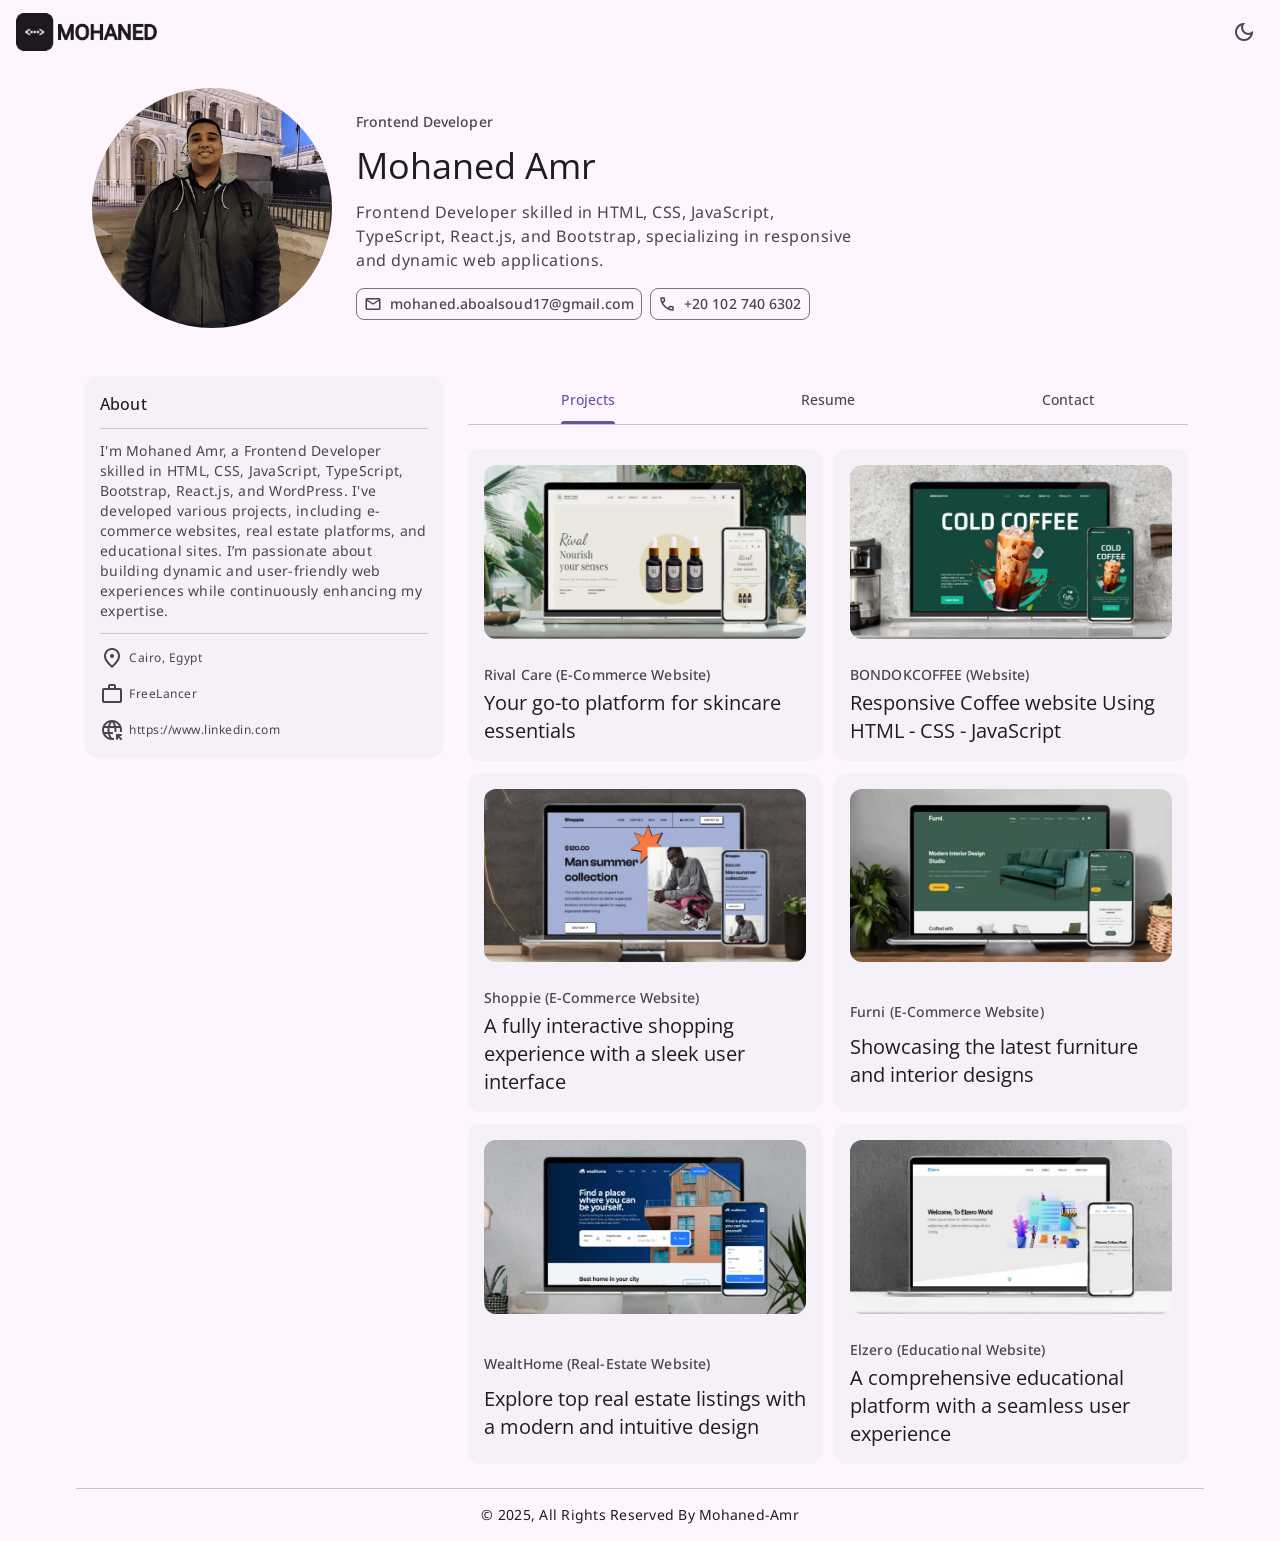
<file: index.html>
<!DOCTYPE html>
<html lang="en" data-theme="light">
  <head>
    <meta charset="UTF-8" />
    <meta name="viewport" content="width=device-width, initial-scale=1.0" />
    <!-- Meta Tags -->
    <title>Mohaned-Amr -> Personal Portfolio</title>
    <meta name="title" content="Mohaned-Amr -> Personal Portfolio" />
    <meta
      name="description"
      content="This is a personal portfolio made by Mohaned-Amr"
    />
    <!-- Favicon -->
    <link rel="shortcut icon" href="./favicon.svg" type="image/svg+xml" />
    <!-- Google Font Link -->
    <link rel="preconnect" href="https://fonts.googleapis.com" />
    <link rel="preconnect" href="https://fonts.gstatic.com" crossorigin />
    <link
      href="https://fonts.googleapis.com/css2?family=Noto+Sans:wght@400;500&family=Open+Sans:wght@400;500&display=swap"
      rel="stylesheet"
    />
    <!-- Material Icon Link -->
    <link
      rel="stylesheet"
      href="https://fonts.googleapis.com/css2?family=Material+Symbols+Outlined:opsz,wght,FILL,GRAD@24,400,0,0"
    />
    <!-- Custom CSS Links -->
    <link rel="stylesheet" href="./New folder/css/style.css" />
    <link rel="stylesheet" href="./New folder/css/all.min.css" />
    <link rel="stylesheet" href="./New folder/css/normalize.css" />
  </head>
  <body>
    <!-- Top Bar -->
    <header class="topbar">
      <a href="#" class="logo">
        <img
          src="./New folder/images/Logo_dark.png"
          alt="Mohaned-Amr"
          width="145"
          height="32"
          class="dark"
        />
        <img
          src="./New folder/images/Logo_light.png"
          alt="Mohaned-Amr"
          width="145"
          height="32"
          class="light"
        />
      </a>
      <button class="icon-btn theme-btn" data-theme-btn>
        <span class="material-symbols-outlined dark" aria-hidden="true">
          dark_mode
        </span>
        <span class="material-symbols-outlined light" aria-hidden="true">
          light_mode
        </span>
        <div class="state-layer"></div>
      </button>
    </header>
    <main>
      <article>
        <!-- Hero -->
        <section class="section hero">
          <div class="container">
            <figure
              class="hero-banner img-holder"
              style="--width: 240; --height: 240"
            >
              <img
                src="./New folder/images/profile.png"
                width="240"
                height="240"
                alt="Mohaned-Amr"
                class="img-cover"
              />
            </figure>
            <div class="hero-content">
              <span class="label-large section-subtitle"
                >Frontend Developer</span
              >
              <h1 class="display-small">Mohaned Amr</h1>
              <p class="body-large section-text">
                Frontend Developer skilled in HTML, CSS, JavaScript, TypeScript,
                React.js, and Bootstrap, specializing in responsive and dynamic
                web applications.
              </p>
              <div class="btn-wrapper">
                <a
                  href="mailto:mohaned.aboalsoud17@gmail.com"
                  class="chip"
                  target="_blank"
                >
                  <span class="material-symbols-outlined" aria-hidden="true">
                    Mail</span
                  >
                  <span class="label-large">mohaned.aboalsoud17@gmail.com</span>
                  <div class="state-layer"></div>
                </a>
                <a href="tel:+201027406302" class="chip" target="_blank">
                  <span class="material-symbols-outlined" aria-hidden="true">
                    Call
                  </span>
                  <span class="label-large">+20 102 740 6302</span>
                  <div class="state-layer"></div>
                </a>
              </div>
            </div>
          </div>
        </section>
        <!-- Main Content -->
        <div class="article">
          <div class="about-card">
            <h2 class="card-title title-medium">About</h2>
            <p class="body-medium card-text">
              I'm Mohaned Amr, a Frontend Developer skilled in HTML, CSS,
              JavaScript, TypeScript, Bootstrap, React.js, and WordPress. I've
              developed various projects, including e-commerce websites, real
              estate platforms, and educational sites. I’m passionate about
              building dynamic and user-friendly web experiences while
              continuously enhancing my expertise.
            </p>
            <ul class="about-list">
              <li class="list-item">
                <span class="material-symbols-outlined" aria-hidden="true">
                  location_on
                </span>
                <span class="label-medium">Cairo, Egypt</span>
              </li>
              <li class="list-item">
                <span class="material-symbols-outlined" aria-hidden="true">
                  Work
                </span>
                <span class="label-medium">FreeLancer</span>
              </li>
              <li class="list-item">
                <span class="material-symbols-outlined" aria-hidden="true">
                  captive_portal
                </span>
                <a
                  href="https://www.linkedin.com/in/mohaned-amr?lipi=urn%3Ali%3Apage%3Ad_flagship3_profile_view_base_contact_details%3BCSJudv%2BbSkCPL9RuN%2Fnesw%3D%3D"
                  target="_blank"
                  class="label-medium linkedin"
                  >https://www.linkedin.com</a
                >
              </li>
            </ul>
          </div>
          <div>
            <!-- Primary Tabs -->
            <div class="primary-tabs">
              <button class="tab-btn active" data-tab-btn="projects">
                <span class="tab-text title-small">Projects</span>
                <div class="state-layer"></div>
              </button>
              <button class="tab-btn" data-tab-btn="resume">
                <span class="tab-text title-small">Resume</span>
                <div class="state-layer"></div>
              </button>
              <button class="tab-btn" data-tab-btn="contact">
                <span class="tab-text title-small">Contact</span>
                <div class="state-layer"></div>
              </button>
            </div>
            <!-- Project -->
            <section
              class="section tab-content active"
              data-tab-content="projects"
            >
              <div class="container">
                <div class="project-list">
                  <div class="card">
                    <figure
                      class="card-banner img-holder"
                      style="--width: 334; --height: 180"
                    >
                      <img
                        src="./New folder/images/project-1.png"
                        alt="Rival"
                        width="334"
                        height="180"
                        class="img-cover"
                      />
                    </figure>
                    <div class="card-content">
                      <span class="label-large card-subtitle"
                        >Rival Care (E-Commerce Website)</span
                      >
                      <h3 class="title-large card-title">
                        Your go-to platform for skincare essentials
                      </h3>
                    </div>
                    <a
                      href="https://mohaned-amr.github.io/Rival-Care/"
                      target="_blank"
                      class="state-layer"
                    ></a>
                  </div>

                  <div class="card">
                    <figure
                      class="card-banner img-holder"
                      style="--width: 334; --height: 180"
                    >
                      <img
                        src="./New folder/images/project-6.png"
                        alt="Leon"
                        width="334"
                        height="180"
                        class="img-cover"
                      />
                    </figure>
                    <div class="card-content">
                      <span class="label-large card-subtitle"
                        >BONDOKCOFFEE (Website)</span
                      >
                      <h3 class="title-large card-title">
                        Responsive Coffee website Using HTML - CSS - JavaScript
                      </h3>
                    </div>
                    <a
                      href="https://mohaned-amr.github.io/BONDOKCOFFEE-Website/#"
                      target="_blank"
                      class="state-layer"
                    ></a>
                  </div>

                  <div class="card">
                    <figure
                      class="card-banner img-holder"
                      style="--width: 334; --height: 180"
                    >
                      <img
                        src="./New folder/images/project-3.png"
                        alt="Shoppie"
                        width="334"
                        height="180"
                        class="img-cover"
                      />
                    </figure>
                    <div class="card-content">
                      <span class="label-large card-subtitle"
                        >Shoppie (E-Commerce Website)</span
                      >
                      <h3 class="title-large card-title">
                        A fully interactive shopping experience with a sleek
                        user interface
                      </h3>
                    </div>
                    <a
                      href="https://mohaned-amr.github.io/E-Commerce-Website/"
                      target="_blank"
                      class="state-layer"
                    ></a>
                  </div>

                  <div class="card">
                    <figure
                      class="card-banner img-holder"
                      style="--width: 334; --height: 180"
                    >
                      <img
                        src="./New folder/images/project-4.png"
                        alt="Furni"
                        width="334"
                        height="180"
                        class="img-cover"
                      />
                    </figure>
                    <div class="card-content">
                      <span class="label-large card-subtitle"
                        >Furni (E-Commerce Website)</span
                      >
                      <h3 class="title-large card-title">
                        Showcasing the latest furniture and interior designs
                      </h3>
                    </div>
                    <a
                      href="https://mohaned-amr.github.io/Furniture-Exhibition-Website/"
                      target="_blank"
                      class="state-layer"
                    ></a>
                  </div>

                  <div class="card">
                    <figure
                      class="card-banner img-holder"
                      style="--width: 334; --height: 180"
                    >
                      <img
                        src="./New folder/images/project-5.png"
                        alt="WealtHome"
                        width="334"
                        height="180"
                        class="img-cover"
                      />
                    </figure>
                    <div class="card-content">
                      <span class="label-large card-subtitle"
                        >WealtHome (Real-Estate Website)</span
                      >
                      <h3 class="title-large card-title">
                        Explore top real estate listings with a modern and
                        intuitive design
                      </h3>
                    </div>
                    <a
                      href="https://mohaned-amr.github.io/Real-Estate-Website/"
                      target="_blank"
                      class="state-layer"
                    ></a>
                  </div>

                  <div class="card">
                    <figure
                      class="card-banner img-holder"
                      style="--width: 334; --height: 180"
                    >
                      <img
                        src="./New folder/images/project-2.png"
                        alt="Elzero"
                        width="334"
                        height="180"
                        class="img-cover"
                      />
                    </figure>
                    <div class="card-content">
                      <span class="label-large card-subtitle"
                        >Elzero (Educational Website)</span
                      >
                      <h3 class="title-large card-title">
                        A comprehensive educational platform with a seamless
                        user experience
                      </h3>
                    </div>
                    <a
                      href="https://mohaned-amr.github.io/Elzero-Website-Project/"
                      target="_blank"
                      class="state-layer"
                    ></a>
                  </div>
                </div>
              </div>
            </section>
            <!-- Resume -->
            <section
              class="section tab-content resume-tab"
              data-tab-content="resume"
            >
              <div class="container">
                <h2 class="section-title title-small">Experience</h2>
                <ul class="list">
                  <li class="resume-item">
                    <div class="resume-card">
                      <p class="body-large">Freelance Web Developer</p>
                      <span class="label-medium card-subtitle">Ongoing</span>
                      <span class="body-medium card-text"
                        >Designed and developed multiple frontend projects,
                        focusing on responsive <br />web design and modern UI/UX
                        trends to create seamless user experiences.</span
                      >
                    </div>
                  </li>
                </ul>
                <h2 class="section-title title-small">Education</h2>
                <ul class="list">
                  <li class="resume-item">
                    <div class="resume-card">
                      <p class="body-large">
                        Bachelor of Law – Helwan University<br />Graduated with
                        Very Good grade
                      </p>
                      <span class="label-medium card-subtitle">2023</span>
                    </div>
                  </li>
                </ul>
                <h2 class="section-title title-small">
                  Skills and Technologies
                </h2>
                <ul class="resume-bottom-list">
                  <li class="resume-bottom-item">
                    <img
                      src="./New folder/images/html5.svg"
                      width="28"
                      height="28"
                      loading="lazy"
                      alt="HTML5"
                      class="icon"
                    />
                    <span class="label-medium">HTML 5</span>
                  </li>
                  <li class="resume-bottom-item">
                    <img
                      src="./New folder/images/css3.svg"
                      width="28"
                      height="28"
                      loading="lazy"
                      alt="CSS"
                      class="icon"
                    />
                    <span class="label-medium">CSS 3</span>
                  </li>
                  <li class="resume-bottom-item">
                    <img
                      src="./New folder/images/javascript.svg"
                      width="28"
                      height="28"
                      loading="lazy"
                      alt="JavaScript"
                      class="icon"
                    />
                    <span class="label-medium">JavaScript</span>
                  </li>
                  <li class="resume-bottom-item">
                    <img
                      src="./New folder/images/react.js.svg"
                      width="28"
                      height="28"
                      loading="lazy"
                      alt="React.js"
                      class="icon"
                    />
                    <span class="label-medium">React.js</span>
                  </li>
                  <li class="resume-bottom-item">
                    <img
                      src="./New folder/images/github.svg"
                      width="28"
                      height="28"
                      loading="lazy"
                      alt="GitHub"
                      class="icon"
                    />
                    <span class="label-medium">GitHub</span>
                  </li>
                  <li class="resume-bottom-item">
                    <img
                      src="./New folder/images/VS_code.svg"
                      width="28"
                      height="28"
                      loading="lazy"
                      alt="VS Code"
                      class="icon"
                    />
                    <span class="label-medium">VS Code</span>
                  </li>
                  <li class="resume-bottom-item">
                    <img
                      src="./New folder/images/bootstrap.svg"
                      width="28"
                      height="28"
                      loading="lazy"
                      alt="VS Code"
                      class="icon"
                    />
                    <span class="label-medium">Bootstrap</span>
                  </li>
                  <li class="resume-bottom-item">
                    <img
                      src="./New folder/images/typescript.svg"
                      width="28"
                      height="28"
                      loading="lazy"
                      alt="VS Code"
                      class="icon"
                    />
                    <span class="label-medium">TypeScript</span>
                  </li>
                  <li class="resume-bottom-item">
                    <img
                      src="./New folder/images/wordpress.svg"
                      width="28"
                      height="28"
                      loading="lazy"
                      alt="VS Code"
                      class="icon"
                    />
                    <span class="label-medium">WordPress</span>
                  </li>
                </ul>
              </div>
            </section>
            <!-- Contact -->
            <section
              class="section tab-content contact-tab"
              data-tab-content="contact"
            >
              <div class="container">
                <div class="contact-info">
                  <h4 class="section-title title-small">Contact Info</h4>
                  <ul class="contact-info-list">
                    <li class="contact-info-item">
                      <div class="icon-box">
                        <span
                          class="material-symbols-outlined"
                          aria-hidden="true"
                        >
                          mail
                        </span>
                      </div>
                      <div class="info-content">
                        <p class="label-small info-title">Mail Us</p>
                        <a
                          href="mailto:mohaned.aboalsoud17@gmail.com"
                          class="label-small info-text"
                          >mohaned.aboalsoud17@gmail.com</a
                        >
                      </div>
                    </li>
                    <li class="contact-info-item">
                      <div class="icon-box">
                        <span
                          class="material-symbols-outlined"
                          aria-hidden="true"
                        >
                          call
                        </span>
                      </div>
                      <div class="info-content">
                        <p class="label-small info-title">Contact Us</p>
                        <a
                          href="tel:+20 102 740 6302"
                          class="label-small info-text"
                          >+20 102 740 6302</a
                        >
                        <a
                          href="tel:+20 155 783 7011"
                          class="label-small info-text"
                          >+20 155 783 7011</a
                        >
                      </div>
                    </li>
                    <li class="contact-info-item">
                      <div class="icon-box">
                        <span
                          class="material-symbols-outlined"
                          aria-hidden="true"
                        >
                          location_on
                        </span>
                      </div>
                      <div class="info-content">
                        <p class="label-small info-title">Address</p>
                        <a
                          href="https://maps.app.goo.gl/rMeYLPhVz12Xdufw5"
                          target="_blank"
                          class="label-small info-text"
                          >Helwan, Cairo</a
                        >
                      </div>
                    </li>
                  </ul>
                  <h4 class="title-small">Social Info</h4>
                  <div class="social-list">
                    <a
                      href="https://www.github.com/Mohaned-Amr"
                      target="_blank"
                      class="social-item"
                    >
                      <i
                        class="fa-brands fa-github material-symbols-outlined"
                      ></i>
                    </a>
                    <a
                      href="https://www.linkedin.com/in/mohaned-amr"
                      target="_blank"
                      class="social-item"
                    >
                      <i
                        class="fa-brands fa-linkedin-in material-symbols-outlined"
                      ></i>
                    </a>
                    <a
                      href="https://www.facebook.com/mohaned.amr.9/"
                      target="_blank"
                      class="social-item"
                    >
                      <i
                        class="fa-brands fa-facebook material-symbols-outlined"
                      ></i>
                    </a>
                  </div>
                </div>
                <div class="contact-form">
                  <h3 class="title-large">Let's Work Together</h3>
                  <form
                    id="contactForm"
                    action="https://script.google.com/macros/s/AKfycbw5DVlVwtW9Qcd-2JZ3oH-AZFDMHmdcLdViTMGz7VQdHhR_dhvVdPKN1LH5zX1Uw5Yn4A/exec"
                    target="_blank"
                    method="POST"
                    class="input-wrapper"
                  >
                    <input
                      type="text"
                      name="name"
                      id="name"
                      placeholder="Name*"
                      required
                      class="input-field"
                    />
                    <input
                      type="email"
                      name="email"
                      id="email"
                      placeholder="Email*"
                      required
                      class="input-field"
                    />
                    <input
                      type="text"
                      name="subject"
                      id="subject"
                      placeholder="Subject"
                      class="input-field"
                    />
                    <textarea
                      name="message"
                      id="message"
                      placeholder="Message*"
                      required
                      class="textarea"
                    ></textarea>
                    <button class="btn" type="submit">
                      <span class="label-large">Send Message</span>
                      <div class="state-layer"></div>
                    </button>
                  </form>
                </div>
              </div>
            </section>
          </div>
        </div>
      </article>
    </main>
    <!-- Footer -->
    <footer class="footer">
      <div class="container">
        <p class="body-medium">
          &copy; 2025, All Rights Reserved By Mohaned-Amr
        </p>
      </div>
    </footer>

    <!-- Custom Js Link -->
    <script src="./New folder/js/main.js"></script>
  </body>
</html>
</file>
<file: New folder/css/style.css>
/* Custom Property */
:root {
  /* Colors */
  --white: hsl(0, 0%, 100%);
  --black: hsl(0, 0%, 0);
  /* Light Theme */
  --background-light: hsl(293, 100%, 98%);
  --on-background-light: hsl(264, 8%, 12%);
  --surface-light: hsl(293, 100%, 98%);
  --on-surface-light: hsl(264, 8%, 12%);
  --on-surface-variant-light: hsl(264, 7%, 29%);
  --surface-container-low-light: hsl(278, 44%, 96%);
  --surface-container-light: hsl(276, 38%, 95%);
  --surface-bright-light: hsl(293, 100%, 98%);
  --primary-light: hsl(256, 34%, 48%);
  --on-primary-light: hsl(0, 0%, 100%);
  --outline-light: hsl(270, 4%, 47%);
  --outline-variant-light: hsl(270, 11%, 79%);

  /* Dark Theme */
  --background-dark: hsl(260, 14%, 8%);
  --on-background-dark: hsl(280, 17%, 90%);
  --surface-dark: hsl(260, 14%, 8%);
  --on-surface-dark: hsl(280, 17%, 90%);
  --on-surface-variant-dark: hsl(270, 11%, 79%);
  --surface-container-low-dark: hsl(264, 8%, 12%);
  --surface-container-dark: hsl(257, 10%, 14%);
  --surface-bright-dark: hsl(270, 5%, 23%);
  --primary-dark: hsl(258, 100%, 87%);
  --on-primary-dark: hsl(259, 58%, 28%);
  --outline-dark: hsl(264, 5%, 58%);
  --outline-variant-dark: hsl(264, 7%, 29%);

  /* Typography */
  /* Font family */
  --font-primary: "Open Sans", sans-serif;
  --font-secondary: "Noto Sans", sans-serif;

  /* Font size */
  --base-font-size: 62.5%;
  --display-large: 5.7rem;
  --display-medium: 4.5rem;
  --display-small: 3.6rem;
  --headline-large: 3.2rem;
  --headline-medium: 2.8rem;
  --headline-small: 2.4rem;
  --title-large: 2rem;
  --title-medium: 1.6rem;
  --title-small: 1.4rem;
  --label-large: 1.4rem;
  --label-medium: 1.2rem;
  --label-small: 1.1rem;
  --body-large: 1.6rem;
  --body-medium: 1.4rem;
  --body-small: 1.2rem;

  /* Font weight */
  --weight-regular: 400;
  --weight-medium: 500;

  /* Border Radius */
  --radius-extra-small: 4px;
  --radius-small: 8px;
  --radius-medium: 12px;
  --radius-large: 16px;
  --radius-full: 500px;
  --radius-circle: 50%;

  /* Box shadow */
  --elevation-1: 0px 1px 3px 1px #00000026, 0px 1px 2px 0px #0000004d;

  /* Others */
  --section-padding: 24px;
  --top-bar-height: 64px;
}
[data-theme="light"] {
  color-scheme: light;
  --background: var(--background-light);
  --on-background: var(--on-background-light);
  --surface: var(--surface-light);
  --on-surface: var(--on-surface-light);
  --on-surface-variant: var(--on-surface-variant-light);
  --surface-container-low: var(--surface-container-low-light);
  --surface-container: var(--surface-container-light);
  --surface-bright: var(--surface-bright-light);
  --primary: var(--primary-light);
  --on-primary: var(--on-primary-light);
  --outline: var(--outline-light);
  --outline-variant: var(--outline-variant-light);
}

[data-theme="dark"] {
  color-scheme: dark;
  --background: var(--background-dark);
  --on-background: var(--on-background-dark);
  --surface: var(--surface-dark);
  --on-surface: var(--on-surface-dark);
  --on-surface-variant: var(--on-surface-variant-dark);
  --surface-container-low: var(--surface-container-low-dark);
  --surface-container: var(--surface-container-dark);
  --surface-bright: var(--surface-bright-dark);
  --primary: var(--primary-dark);
  --on-primary: var(--on-primary-dark);
  --outline: var(--outline-dark);
  --outline-variant: var(--outline-variant-dark);
}
@media (prefers-reduced-motion: no-preference) {
  :root {
    /* Transtion */
    /* duration */
    --motion-duration-short-1: 100ms;
    /* Easing */
    --motion-easing-linear: cubic-bezier(0, 0, 1, 1);
  }
}

/* Reset */
*,
*::before,
*::after {
  margin: 0;
  padding: 0;
  box-sizing: border-box;
}
li {
  list-style: none;
}
a,
img,
span,
input,
button,
textarea {
  display: block;
}
a {
  color: inherit;
  text-decoration: none;
}
img {
  height: auto;
}
input,
button,
textarea {
  background: none;
  border: none;
  font: inherit;
}
input,
textarea {
  width: 100%;
}
button {
  cursor: pointer;
}
textarea {
  resize: none;
}
html {
  font-family: var(--font-secondary);
  font-size: var(--base-font-size);
  scroll-behavior: smooth;
}
body {
  background-color: var(--background);
  color: var(--on-background);
  font-size: var(--body-large);
}

/* Typography */
.display-large {
  font-family: var(--font-primary);
  font-size: var(--display-large);
  font-weight: var(--weight-regular);
  line-height: 64px;
  letter-spacing: -0.25px;
}
.display-medium {
  font-family: var(--font-primary);
  font-size: var(--display-medium);
  font-weight: var(--weight-regular);
  line-height: 52px;
}
.display-small {
  font-family: var(--font-primary);
  font-size: var(--display-small);
  font-weight: var(--weight-regular);
  line-height: 44px;
}
.headline-large {
  font-family: var(--font-primary);
  font-size: var(--headline-large);
  font-weight: var(--weight-regular);
  line-height: 40px;
}
.headline-medium {
  font-family: var(--font-primary);
  font-size: var(--headline-medium);
  font-weight: var(--weight-regular);
  line-height: 36px;
}
.headline-small {
  font-family: var(--font-primary);
  font-size: var(--headline-small);
  font-weight: var(--weight-regular);
  line-height: 32px;
}
.title-large {
  font-family: var(--font-primary);
  font-size: var(--title-large);
  font-weight: var(--weight-regular);
  line-height: 28px;
}
.title-medium {
  font-family: var(--font-primary);
  font-size: var(--title-medium);
  font-weight: var(--weight-medium);
  line-height: 24px;
  letter-spacing: 0.15px;
}
.title-small {
  font-family: var(--font-primary);
  font-size: var(--title-small);
  font-weight: var(--weight-medium);
  line-height: 20px;
  letter-spacing: 0.1px;
}
.body-large {
  font-size: var(--body-large);
  font-weight: var(--weight-regular);
  line-height: 24px;
  letter-spacing: 0.5px;
}
.body-medium {
  font-size: var(--body-medium);
  font-weight: var(--weight-regular);
  line-height: 20px;
  letter-spacing: 0.25px;
}
.body-small {
  font-size: var(--body-small);
  font-weight: var(--weight-regular);
  line-height: 16px;
  letter-spacing: 0.4px;
}
.label-large {
  font-size: var(--label-large);
  font-weight: var(--weight-medium);
  line-height: 20px;
  letter-spacing: 0.1px;
}
.label-medium {
  font-size: var(--label-medium);
  font-weight: var(--weight-regular);
  line-height: 16px;
  letter-spacing: 0.5px;
}
.label-small {
  font-size: var(--label-small);
  font-weight: var(--weight-regular);
  line-height: 16px;
  letter-spacing: 0.5px;
}

/* Reused Style */
.material-symbols-outlined {
  width: 1em;
  height: 1em;
  display: block;
  font-variation-settings: "FILL" 0, "wght" 400, "GRAD" 0, "opsz" 24;
}

:has(> .state-layer) {
  position: relative;
  overflow: hidden;
  z-index: 1;
}
.state-layer {
  position: absolute;
  inset: 0;
  background-color: var(--state-layer-bg);
  transition: var(--motion-duration-short-1) var(--motion-easing-linear);
  opacity: 0;
}
:has(> .state-layer):hover .state-layer {
  opacity: 0.08;
}
:has(> .state-layer):is(:focus, :focus-visible, :active) .state-layer {
  opacity: 0.12;
}
.section {
  padding-block: var(--section-padding);
}
.container {
  padding-inline: 16px;
}
.img-holder {
  aspect-ratio: var(--width) / var(--height);
  background-color: transparent;
  overflow: hidden;
}
.img-cover {
  width: 100%;
  height: 100%;
  object-fit: cover;
}
.tab-content:not(.active) {
  display: none;
}
.section-title {
  margin-block-end: 16px;
}

/* Component */
/* Button */
.icon-btn {
  width: 40px;
  height: 40px;
  display: grid;
  place-items: center;
}
.btn {
  height: 40px;
  display: grid;
  place-items: center;
  padding-inline: 24px;
  border-radius: var(--radius-full);
  background-color: var(--primary);
  color: var(--on-primary);
  font-weight: var(--weight-medium);
  overflow: hidden;
  --state-layer-bg: var(--on-primary);
}
.btn:hover:not(:focus) {
  box-shadow: var(--elevation-1);
}
/* Tab */
.primary-tabs {
  background-color: var(--background);
  margin-block-start: 24px;
  margin-inline: 16px;
  display: grid;
  grid-template-columns: repeat(3, 1fr);
  justify-content: center;
  border-block-end: 1px solid var(--outline-variant);
}
.tab-btn {
  height: 48px;
  width: 100%;
  display: grid;
  place-content: center;
  background-color: var(--surface);
  color: var(--on-surface-variant);
  --state-layer-bg: var(--on-surface-variant);
}
.tab-btn.active {
  color: var(--primary);
  --state-layer-bg: var(--primary);
}
.tab-text {
  position: relative;
  height: 48px;
  line-height: 48px;
}
.tab-text::after {
  content: "";
  position: absolute;
  bottom: 0;
  left: 0;
  width: 100%;
  height: 3px;
  border-radius: 3px 3px 0 0;
  background-color: var(--primary);
  opacity: 0;
}
.tab-btn.active .tab-text::after {
  opacity: 1;
}

/* Chip */
.chip {
  height: 32px;
  max-width: max-content;
  display: flex;
  justify-content: center;
  align-items: center;
  gap: 8px;
  border: 1px solid var(--outline);
  border-radius: var(--radius-small);
  background-color: var(--surface);
  color: var(--on-surface-variant);
  --state-layer-bg: var(--on-surface-variant);
}
.chip .material-symbols-outlined {
  font-size: 1.8rem;
}
/* Card */
.card {
  background-color: var(--surface-container-low);
  border-radius: var(--radius-medium);
  padding: 16px;
  display: grid;
  gap: 16px;
  --state-layer-bg: var(--on-surface);
}
.card-banner {
  border-radius: var(--radius-medium);
}
.card-content {
  display: grid;
  gap: 4px;
}
.card-subtitle {
  padding-top: 10px;
  color: var(--on-surface-variant);
}
.card-title {
  color: var(--on-surface);
}

/* Input Field */
.input-field,
.textarea {
  color: var(--on-surface);
  padding: 13px 16px;
  box-shadow: inset 0 0 0 1px var(--outline);
  border-radius: var(--radius-extra-small);
  outline: none;
  transition: box-shadow var(--motion-duration-short-1)
    var(--motion-easing-linear);
}
.textarea {
  height: 120px;
  padding: 16px;
}
:where(.input-field, .textarea)::placeholder {
  color: var(--on-surface-variant);
}
:where(.input-field, .textarea):focus {
  box-shadow: inset 0 0 0 2px var(--primary);
}

/* Top Bar */
.topbar {
  background-color: var(--background);
  position: fixed;
  top: 0;
  left: 0;
  width: 100%;
  height: var(--top-bar-height);
  display: flex;
  justify-content: space-between;
  align-items: center;
  padding-inline: 16px;
  z-index: 4;
}

[data-theme="dark"] .logo .light,
[data-theme="light"] .logo .dark {
  display: none;
}

[data-theme="dark"] .logo .dark,
[data-theme="light"] .logo .light {
  display: block;
}

.theme-btn {
  color: var(--on-surface-variant);
  --state-layer-bg: var(--on-surface-variant);
  border-radius: var(--radius-full);
  overflow: hidden;
}

[data-theme="dark"] .theme-btn .dark,
[data-theme="light"] .theme-btn .light {
  display: none;
}

/* Hero */
.hero {
  padding-block-start: calc(var(--top-bar-height) + 24px);
}
.hero .container {
  display: grid;
  align-items: center;
  gap: 24px;
}
.hero-banner {
  width: 240px;
  border-radius: var(--radius-circle);
}
.hero-content {
  max-width: 500px;
}
.hero-content h1 {
  line-height: 20px;
}
.hero .section-subtitle {
  color: var(--on-surface-variant);
  padding: 16px 0 0 0;
}
.hero .section-text {
  margin-block: 5px 16px;
  color: var(--on-surface-variant);
}
.hero .btn-wrapper {
  display: flex;
  flex-wrap: wrap;
  gap: 8px;
}
.hero .btn-wrapper a {
  padding: 7px;
}

/* Abuot Card */
.about-card {
  background-color: var(--surface-container-low);
  color: var(--on-surface-variant);
  margin-inline: 16px;
  padding: 16px;
  margin-block-start: 24px;
  border-radius: var(--radius-large);
}
.about-card .card-title {
  color: var(--on-surface);
}
.about-card .card-text {
  margin-block: 12px;
  padding-block: 12px;
  border-block: 1px solid var(--outline-variant);
}
.about-list {
  display: grid;
  gap: 12px;
}
.list-item {
  display: flex;
  align-items: center;
  gap: 5px;
}
.linkedin {
  transition: 0.3s;
}
.linkedin:hover {
  text-decoration: underline;
}
/* Project */
.project-list {
  display: grid;
  grid-template-columns: repeat(auto-fit, minmax(260px, 1fr));
  gap: 12px;
}
/* Resume */
.resume-tab .list {
  display: grid;
  grid-template-columns: repeat(auto-fit, minmax(300px, 1fr));
  gap: 24px;
  margin-block-end: 28px;
}
.resume-card {
  display: grid;
  gap: 4px;
}
.resume-card .card-subtitle {
  color: var(--primary);
  padding-bottom: 10px;
}
.resume-card .card-text {
  color: var(--on-surface-variant);
}
.resume-bottom-list {
  display: grid;
  grid-template-columns: repeat(auto-fit, minmax(150px, 1fr));
  gap: 12px;
}
.resume-bottom-item {
  background-color: var(--surface-container);
  display: flex;
  align-items: center;
  gap: 8px;
  padding: 12px;
  border-radius: var(--radius-small);
}

.resume-bottom-item .icon {
  height: 28px;
}
/* Contact */
.contact-tab {
  padding-block-end: 0;
}
.contact-tab .container {
  padding-block-end: 24px;
}
.contact-info,
.contact-info-list {
  display: grid;
  gap: 12px;
}
.contact-info {
  margin-block-end: 24px;
}
.contact-info-list {
  padding-block-end: 12px;
  border-block-end: 1px solid var(--outline-variant);
}
.contact-info-item {
  display: flex;
  align-items: center;
  gap: 12px;
}
.contact-info .icon-box {
  width: 48px;
  height: 48px;
  flex-shrink: 0;
  display: grid;
  place-items: center;
  color: var(--on-surface-variant);
}
.info-content {
  display: grid;
  gap: 4px;
}
.info-title {
  color: var(--on-surface);
}
.info-text {
  color: var(--on-surface-variant);
}
.social-list {
  display: flex;
  gap: 12px;
}
.social-item {
  padding: 12px;
  border-radius: var(--radius-circle);
  transition: 0.3s;
}
.social-item:hover {
  background-color: var(--surface-container);
}
.input-wrapper {
  margin-block-start: 16px;
  display: grid;
  gap: 10px;
}
.contact-form {
  background-color: var(--surface-container);
  padding: 16px;
  margin-block-end: 16px;
  border-radius: var(--radius-medium);
}
/* Footer */
.footer .container {
  text-align: center;
  padding: 16px;
  border-block-start: 1px solid var(--outline-variant);
}

/* Media Queries */
/* Responsive for large than 768px screen */
@media (min-width: 768px) {
  /* Reused Style */
  .article {
    position: relative;
    display: grid;
    grid-template-columns: 0.5fr 1fr;
    align-items: flex-start;
  }
  .about-card,
  .primary-tabs {
    position: sticky;
    top: 64px;
  }
  .primary-tabs {
    z-index: 2;
  }
  /* Hero */
  .hero .container {
    grid-template-columns: 0.2fr 1fr;
  }
}

/* Responsive for large than 1200px screen */
@media (min-width: 1200px) {
  /* Reused Style */
  .container,
  .article {
    max-width: 1128px;
    margin-inline: auto;
  }
  /* About Card */
  .about-card {
    margin-inline: 8px;
  }
  /* Contact */
  .contact-tab .container {
    display: grid;
    align-items: flex-start;
    grid-template-columns: 0.6fr 1fr;
    gap: 24px;
  }
}
</file>
